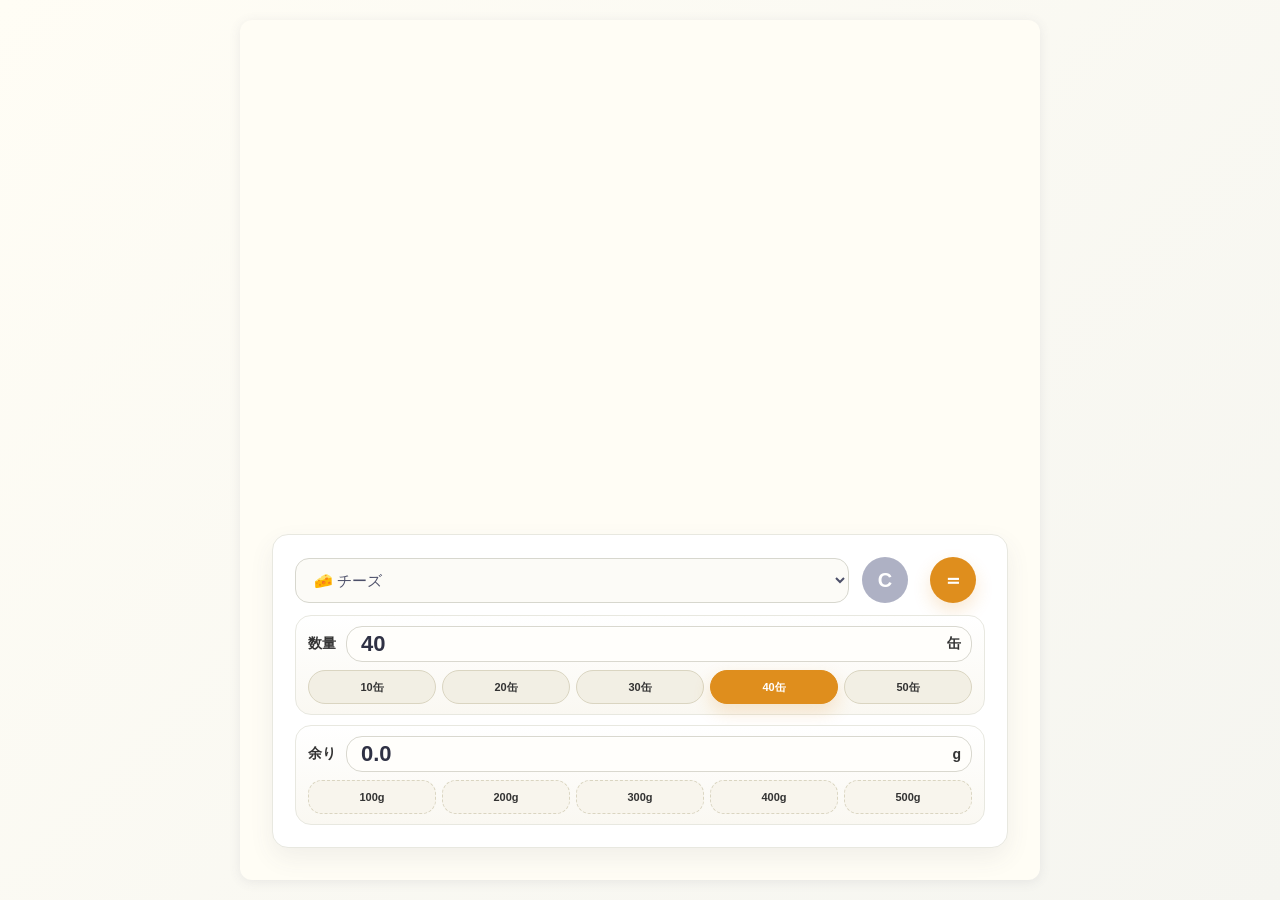
<file: index.html>
<!DOCTYPE html>
<html>
<head>
    <meta charset="UTF-8">
    <meta name="viewport" content="width=device-width, initial-scale=1.0">
    <title>mado-calc</title>
    <link rel="stylesheet" type="text/css" href="style.css">
</head>
<body>
    <div class="container">
        <div id="results" class="results-section" style="display:none;">
            <div id="warningMessage" class="warning-message" style="display:none;">
                注意：余り生地が多すぎるようです
            </div>

            <div id="materialsSection" class="result-group">
                <div class="materials-table">
                    <div id="materialsDetail"></div>
                    <div id="totalMaterials" class="materials-total"></div>
                </div>
            </div>
        </div>

        <div class="input-section">
            <div class="toolbar">
                <label class="sr-only" for="flavor">フレーバー</label>
                <select id="flavor">
                    <option value="cheese" selected>チーズ</option>
                    <option value="onion">玉ねぎ</option>
                    <option value="maitake">舞茸</option>
                    <option value="sansho">山椒</option>
                    <option value="miso">味噌</option>
                </select>
                <button onclick="clearInputs()" class="clear-button toolbar-button">C</button>
                <button onclick="calculate()" class="toolbar-button">＝</button>
            </div>

            <div class="input-panel">
                <div class="field-block">
                    <div class="field-row">
                        <label for="cans">数量</label>
                        <div class="input-shell">
                            <input type="number" id="cans" min="1" value="40">
                            <span class="unit">缶</span>
                        </div>
                    </div>
                    <div class="preset-buttons cans-presets">
                        <button type="button" onclick="setCans(10); return false;" class="preset-btn" data-target="cans" data-value="10">10缶</button>
                        <button type="button" onclick="setCans(20); return false;" class="preset-btn" data-target="cans" data-value="20">20缶</button>
                        <button type="button" onclick="setCans(30); return false;" class="preset-btn" data-target="cans" data-value="30">30缶</button>
                        <button type="button" onclick="setCans(40); return false;" class="preset-btn" data-target="cans" data-value="40">40缶</button>
                        <button type="button" onclick="setCans(50); return false;" class="preset-btn" data-target="cans" data-value="50">50缶</button>
                    </div>
                </div>

                <div class="field-block">
                    <div class="field-row">
                        <label for="remainingDough">余り</label>
                        <div class="input-shell">
                            <input type="number" id="remainingDough" value="0.0">
                            <span class="unit">g</span>
                        </div>
                    </div>
                    <div class="preset-buttons dough-presets">
                        <button type="button" onclick="setRemainingDough(100); return false;" class="preset-btn" data-target="remainingDough" data-value="100.0">100g</button>
                        <button type="button" onclick="setRemainingDough(200); return false;" class="preset-btn" data-target="remainingDough" data-value="200.0">200g</button>
                        <button type="button" onclick="setRemainingDough(300); return false;" class="preset-btn" data-target="remainingDough" data-value="300.0">300g</button>
                        <button type="button" onclick="setRemainingDough(400); return false;" class="preset-btn" data-target="remainingDough" data-value="400.0">400g</button>
                        <button type="button" onclick="setRemainingDough(500); return false;" class="preset-btn" data-target="remainingDough" data-value="500.0">500g</button>
                    </div>
                </div>
            </div>
        </div>
    </div>

    <script src="script.js"></script>
</body>
</html>
</file>
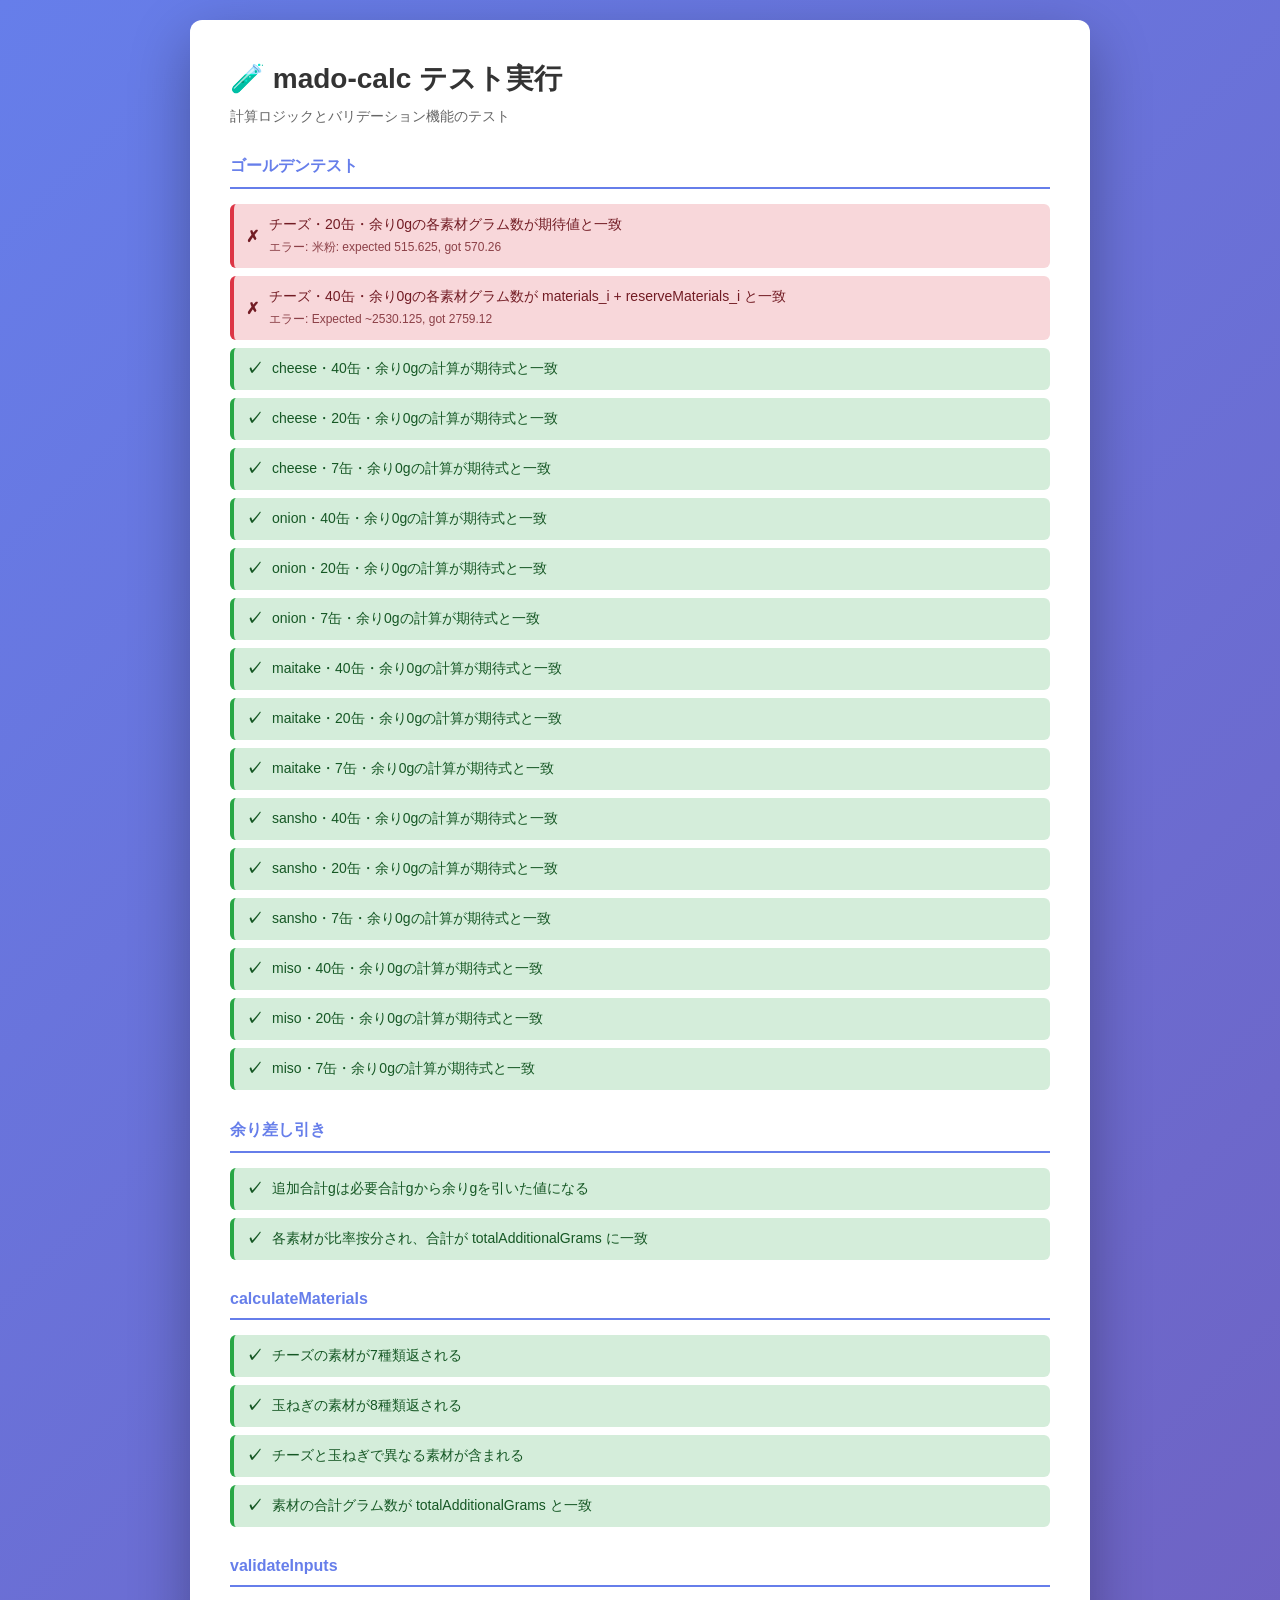
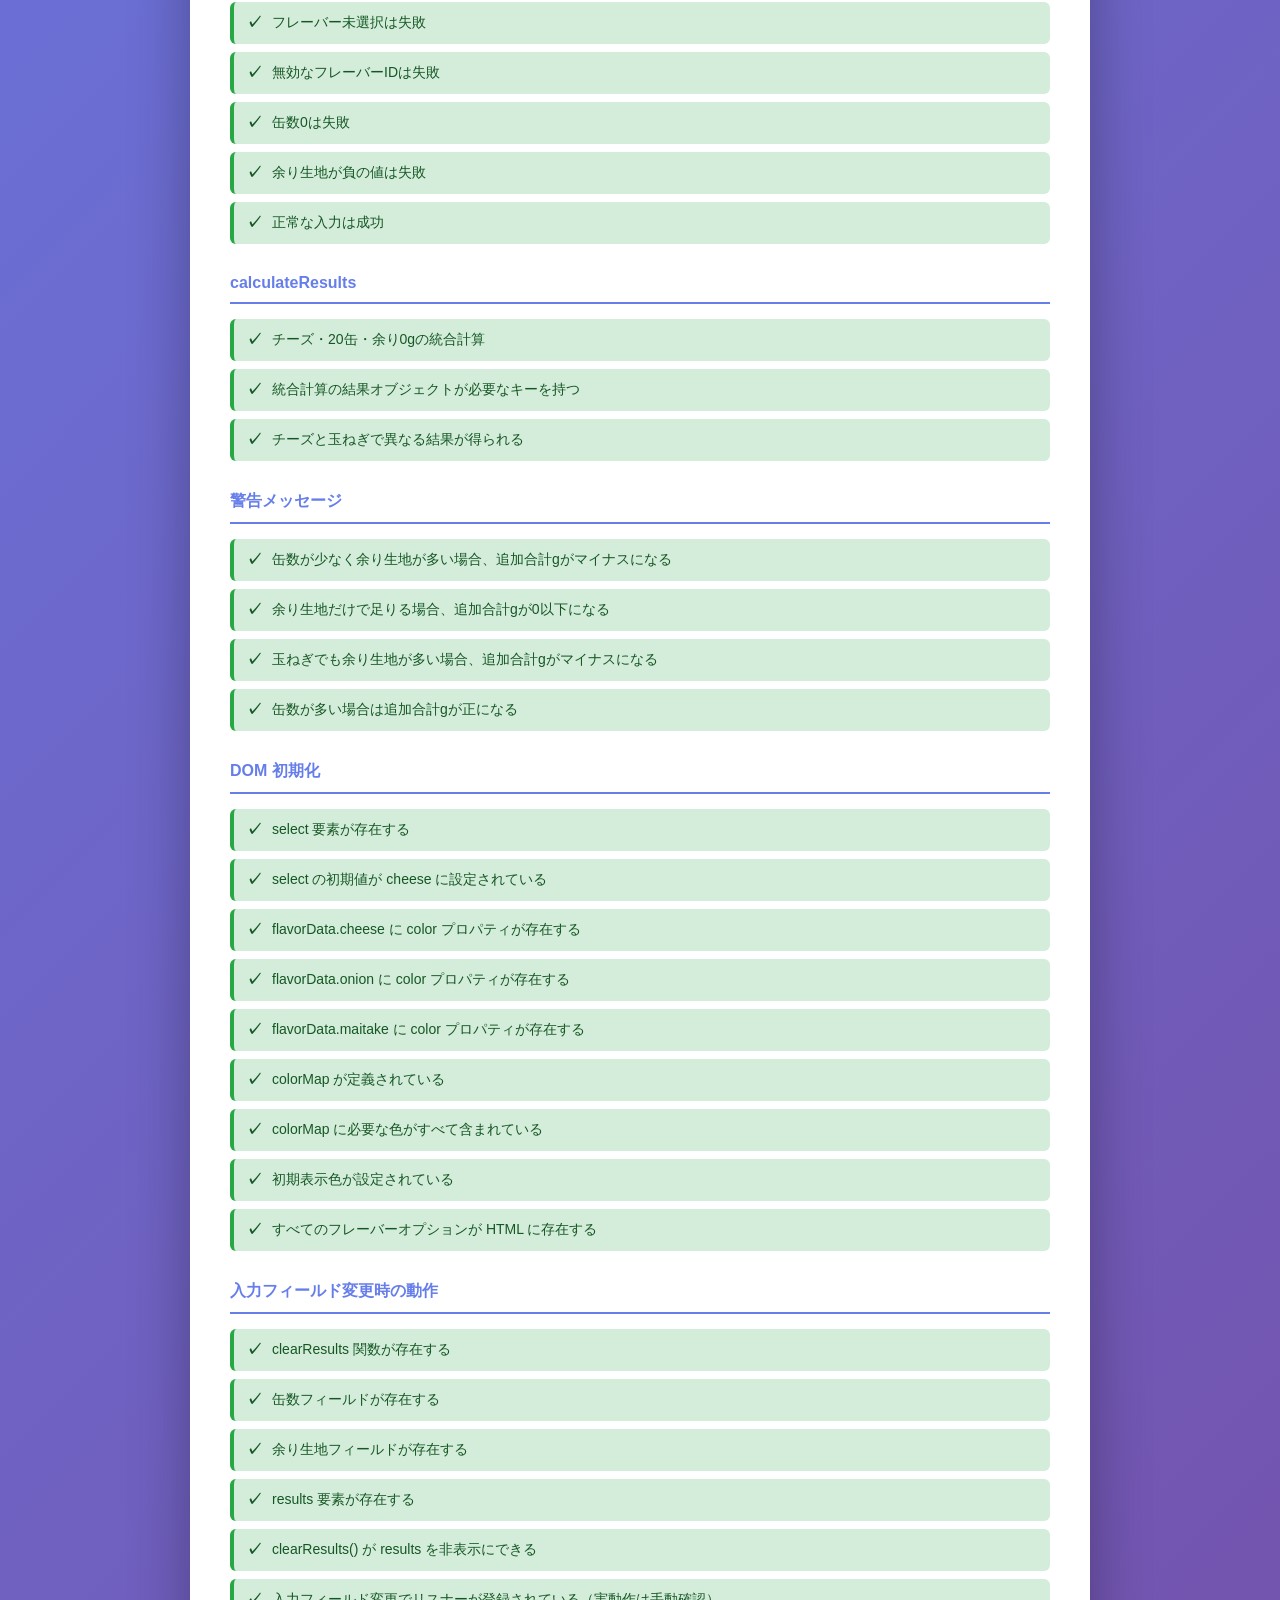
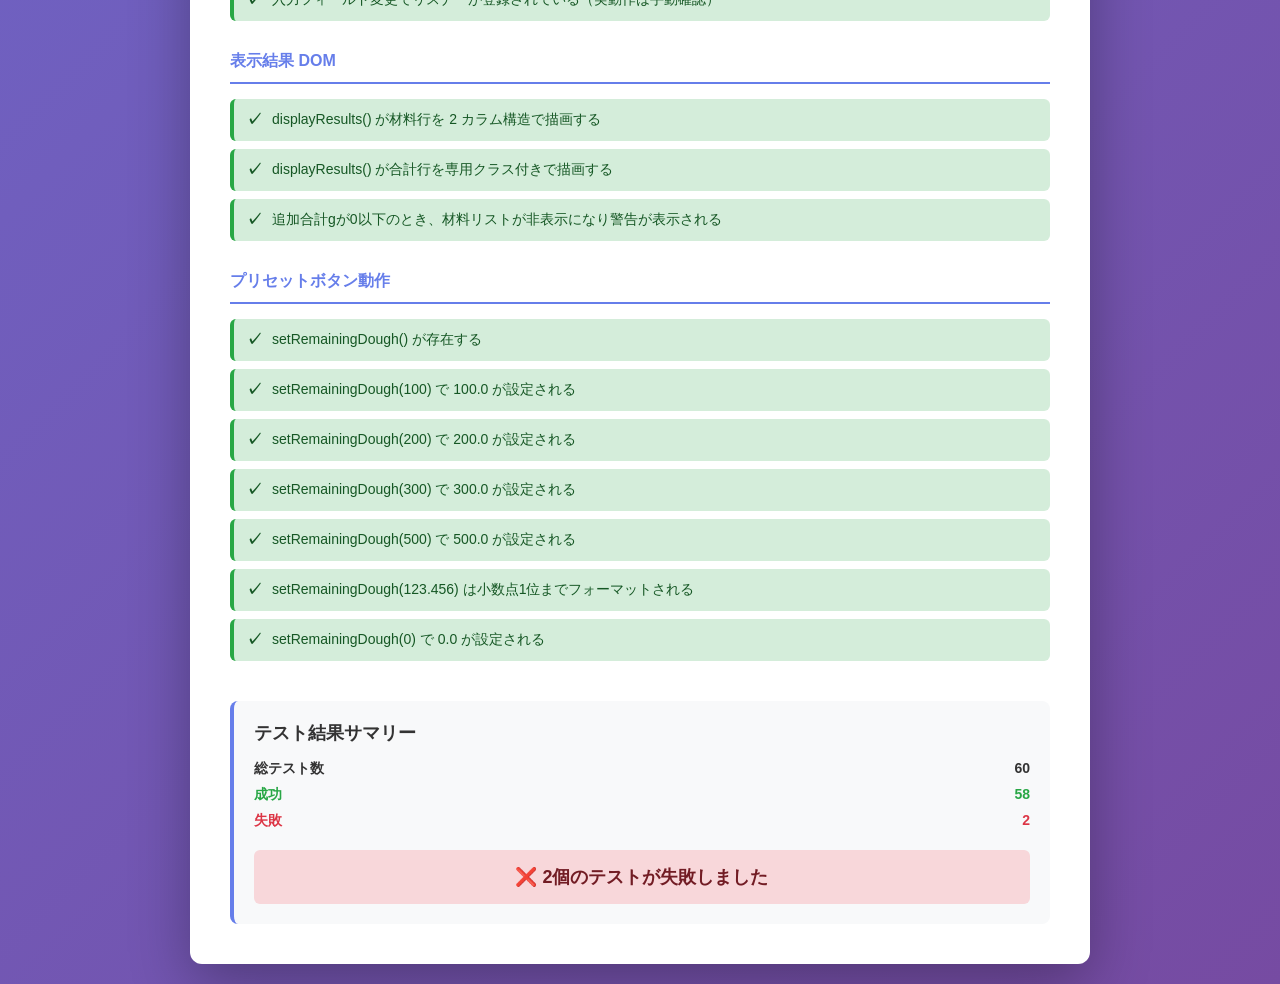
<file: test.html>
<!DOCTYPE html>
<html lang="ja">
<head>
    <meta charset="UTF-8">
    <meta name="viewport" content="width=device-width, initial-scale=1.0">
    <title>mado-calc テスト実行</title>
    <style>
        * {
            margin: 0;
            padding: 0;
            box-sizing: border-box;
        }

        body {
            font-family: 'Segoe UI', Tahoma, Geneva, Verdana, sans-serif;
            background: linear-gradient(135deg, #667eea 0%, #764ba2 100%);
            min-height: 100vh;
            padding: 20px;
        }

        .container {
            max-width: 900px;
            margin: 0 auto;
            background: white;
            border-radius: 12px;
            padding: 40px;
            box-shadow: 0 20px 60px rgba(0, 0, 0, 0.3);
        }

        h1 {
            color: #333;
            margin-bottom: 10px;
            font-size: 28px;
        }

        .subtitle {
            color: #666;
            margin-bottom: 30px;
            font-size: 14px;
        }

        .test-results {
            margin-top: 30px;
        }

        .test-group {
            margin-bottom: 30px;
        }

        .group-title {
            font-size: 16px;
            font-weight: bold;
            color: #667eea;
            margin-bottom: 15px;
            padding-bottom: 10px;
            border-bottom: 2px solid #667eea;
        }

        .test-item {
            padding: 12px;
            margin-bottom: 8px;
            border-radius: 6px;
            font-size: 14px;
            display: flex;
            align-items: center;
            gap: 10px;
        }

        .test-item.pass {
            background: #d4edda;
            color: #155724;
            border-left: 4px solid #28a745;
        }

        .test-item.fail {
            background: #f8d7da;
            color: #721c24;
            border-left: 4px solid #dc3545;
        }

        .test-icon {
            font-weight: bold;
            font-size: 16px;
        }

        .summary {
            margin-top: 40px;
            padding: 20px;
            background: #f8f9fa;
            border-radius: 8px;
            border-left: 4px solid #667eea;
        }

        .summary-title {
            font-size: 18px;
            font-weight: bold;
            color: #333;
            margin-bottom: 15px;
        }

        .summary-stat {
            display: flex;
            justify-content: space-between;
            margin-bottom: 8px;
            font-size: 14px;
        }

        .summary-stat.total {
            font-weight: bold;
            color: #333;
        }

        .summary-stat.pass {
            color: #28a745;
            font-weight: bold;
        }

        .summary-stat.fail {
            color: #dc3545;
            font-weight: bold;
        }

        .final-message {
            text-align: center;
            font-size: 18px;
            font-weight: bold;
            margin-top: 20px;
            padding: 15px;
            border-radius: 6px;
        }

        .final-message.success {
            background: #d4edda;
            color: #155724;
        }

        .final-message.failure {
            background: #f8d7da;
            color: #721c24;
        }

        .error-message {
            margin-top: 5px;
            font-size: 12px;
            opacity: 0.8;
        }
    </style>
</head>
<body>
    <div class="container">
        <h1>🧪 mado-calc テスト実行</h1>
        <p class="subtitle">計算ロジックとバリデーション機能のテスト</p>

        <div id="test-output" class="test-results">
            <p style="color: #666;">テスト実行中...</p>
        </div>
    </div>

    <!-- テスト用の隠し要素（DOM 初期化テストで使用） -->
    <div id="hidden-forms" style="display: none;">
        <select id="flavor">
            <option value="cheese" selected>チーズ</option>
            <option value="onion">玉ねぎ</option>
            <option value="maitake">舞茸</option>
        </select>
        <input type="number" id="cans" value="20">
        <input type="number" id="remainingDough" value="0.0">
        <div id="results" style="display: none;">
            <div id="warningMessage" style="display: none;"></div>
            <div id="materialsSection">
                <div id="materialsDetail"></div>
                <div id="totalMaterials"></div>
            </div>
        </div>
    </div>

    <script src="script.js"></script>
    <script>
        // テストフレームワーク（ブラウザ版）
        let testCount = 0;
        let passCount = 0;
        let failCount = 0;
        const testResults = {};

        function test(groupName, description, fn) {
            testCount++;
            if (!testResults[groupName]) {
                testResults[groupName] = [];
            }

            try {
                fn();
                passCount++;
                testResults[groupName].push({ description, passed: true });
            } catch (error) {
                failCount++;
                testResults[groupName].push({
                    description,
                    passed: false,
                    error: error.message
                });
            }
        }

        function assert(condition, message) {
            if (!condition) {
                throw new Error(message || 'Assertion failed');
            }
        }

        function assertStrictEqual(actual, expected) {
            if (actual !== expected) {
                throw new Error(`Expected ${expected}, got ${actual}`);
            }
        }

        function closeToNumber(actual, expected, tolerance = 1e-6) {
            return Math.abs(actual - expected) < tolerance;
        }

        function assertClose(actual, expected, message) {
            if (!closeToNumber(actual, expected)) {
                throw new Error(message || `Expected ~${expected}, got ${actual}`);
            }
        }

        // 期待される必要グラム数（materials_i × cans/baseCans + reserveMaterials_i）を算出するヘルパー
        function expectedRequiredGrams(flavorId, cans) {
            const flavor = flavorData[flavorId];
            const requiredGrams = {};
            let requiredTotalGrams = 0;
            for (const [materialName, baseGrams] of Object.entries(flavor.materials)) {
                const reserveGrams = flavor.reserveMaterials[materialName] || 0;
                const grams = (baseGrams * cans) / flavor.baseCans + reserveGrams;
                requiredGrams[materialName] = grams;
                requiredTotalGrams += grams;
            }
            return { requiredGrams, requiredTotalGrams };
        }

        // ========== テストの実行 ==========

        // グループ: ゴールデンテスト（移行等価性・余り0）
        test('ゴールデンテスト', 'チーズ・20缶・余り0gの各素材グラム数が期待値と一致', () => {
            const result = calculateResults('cheese', 20, 0);
            const expected = {
                '米粉': 515.625,
                '砂糖（白）': 191.625,
                '太白ごま油': 203.125,
                '卵': 130.25,
                '片栗粉': 95.875,
                '塩': 19.125,
                'カシューチーズ': 250
            };
            for (const [materialName, expectedGrams] of Object.entries(expected)) {
                assertClose(result.materialsGrams[materialName], expectedGrams,
                    `${materialName}: expected ${expectedGrams}, got ${result.materialsGrams[materialName]}`);
            }
            assertClose(result.totalAdditionalGrams, 1405.625);
        });

        test('ゴールデンテスト', 'チーズ・40缶・余り0gの各素材グラム数が materials_i + reserveMaterials_i と一致', () => {
            const result = calculateResults('cheese', 40, 0);
            const flavor = flavorData.cheese;
            for (const [materialName, baseGrams] of Object.entries(flavor.materials)) {
                const expectedGrams = baseGrams + flavor.reserveMaterials[materialName];
                assertClose(result.materialsGrams[materialName], expectedGrams,
                    `${materialName}: expected ${expectedGrams}, got ${result.materialsGrams[materialName]}`);
            }
            assertClose(result.totalAdditionalGrams, 2530.125);
        });

        ['cheese', 'onion', 'maitake', 'sansho', 'miso'].forEach((flavorId) => {
            [40, 20, 7].forEach((cans) => {
                test('ゴールデンテスト', `${flavorId}・${cans}缶・余り0gの計算が期待式と一致`, () => {
                    const result = calculateResults(flavorId, cans, 0);
                    const { requiredGrams, requiredTotalGrams } = expectedRequiredGrams(flavorId, cans);
                    for (const [materialName, expectedGrams] of Object.entries(requiredGrams)) {
                        assertClose(result.materialsGrams[materialName], expectedGrams,
                            `${flavorId}/${cans}缶/${materialName}: expected ${expectedGrams}, got ${result.materialsGrams[materialName]}`);
                    }
                    assertClose(result.totalAdditionalGrams, requiredTotalGrams);
                });
            });
        });

        // グループ: 余り差し引き（比率按分）
        test('余り差し引き', '追加合計gは必要合計gから余りgを引いた値になる', () => {
            const { requiredTotalGrams } = expectedRequiredGrams('cheese', 20);
            const remainingGrams = 100;
            const result = calculateResults('cheese', 20, remainingGrams);
            assertClose(result.totalAdditionalGrams, requiredTotalGrams - remainingGrams);
        });

        test('余り差し引き', '各素材が比率按分され、合計が totalAdditionalGrams に一致', () => {
            const result = calculateResults('onion', 15, 200);
            const { requiredGrams, requiredTotalGrams } = expectedRequiredGrams('onion', 15);
            for (const [materialName, grams] of Object.entries(requiredGrams)) {
                const expectedGrams = result.totalAdditionalGrams * (grams / requiredTotalGrams);
                assertClose(result.materialsGrams[materialName], expectedGrams);
            }
            const sum = Object.values(result.materialsGrams).reduce((s, g) => s + g, 0);
            assertClose(sum, result.totalAdditionalGrams);
        });

        // グループ: calculateMaterials
        test('calculateMaterials', 'チーズの素材が7種類返される', () => {
            const { materialsGrams } = calculateMaterials('cheese', 20, 0);
            assertStrictEqual(Object.keys(materialsGrams).length, 7);
        });

        test('calculateMaterials', '玉ねぎの素材が8種類返される', () => {
            const { materialsGrams } = calculateMaterials('onion', 20, 0);
            assertStrictEqual(Object.keys(materialsGrams).length, 8);
        });

        test('calculateMaterials', 'チーズと玉ねぎで異なる素材が含まれる', () => {
            const { materialsGrams: cheeseMaterials } = calculateMaterials('cheese', 20, 0);
            const { materialsGrams: onionMaterials } = calculateMaterials('onion', 20, 0);
            assert(cheeseMaterials['カシューチーズ'] > 0);
            assert(!onionMaterials['カシューチーズ']);
            assert(onionMaterials['玉ねぎパウダー'] > 0);
            assert(!cheeseMaterials['玉ねぎパウダー']);
        });

        test('calculateMaterials', '素材の合計グラム数が totalAdditionalGrams と一致', () => {
            const { materialsGrams, totalAdditionalGrams } = calculateMaterials('cheese', 20, 0);
            const sum = Object.values(materialsGrams).reduce((s, g) => s + g, 0);
            assertClose(sum, totalAdditionalGrams);
        });

        // グループ: validateInputs
        test('validateInputs', 'フレーバー未選択は失敗', () => {
            const result = validateInputs('', 20, 0);
            assertStrictEqual(result.valid, false);
        });

        test('validateInputs', '無効なフレーバーIDは失敗', () => {
            const result = validateInputs('unknown', 20, 0);
            assertStrictEqual(result.valid, false);
        });

        test('validateInputs', '缶数0は失敗', () => {
            const result = validateInputs('cheese', 0, 0);
            assertStrictEqual(result.valid, false);
        });

        test('validateInputs', '余り生地が負の値は失敗', () => {
            const result = validateInputs('cheese', 20, -10);
            assertStrictEqual(result.valid, false);
        });

        test('validateInputs', '正常な入力は成功', () => {
            const result = validateInputs('cheese', 20, 100);
            assertStrictEqual(result.valid, true);
        });

        // グループ: calculateResults
        test('calculateResults', 'チーズ・20缶・余り0gの統合計算', () => {
            const result = calculateResults('cheese', 20, 0);
            assertStrictEqual(result.flavorId, 'cheese');
            assertStrictEqual(result.flavorName, '🧀 チーズ');
            assertStrictEqual(result.cans, 20);
        });

        test('calculateResults', '統合計算の結果オブジェクトが必要なキーを持つ', () => {
            const result = calculateResults('cheese', 20, 0);
            const requiredKeys = ['flavorId', 'flavorName', 'cans', 'remainingGrams',
                                 'requiredTotalGrams', 'totalAdditionalGrams', 'materialsGrams'];
            requiredKeys.forEach(key => {
                assert(key in result, `Missing key: ${key}`);
            });
        });

        test('calculateResults', 'チーズと玉ねぎで異なる結果が得られる', () => {
            const cheesResult = calculateResults('cheese', 20, 100);
            const onionResult = calculateResults('onion', 20, 100);
            assert(cheesResult.totalAdditionalGrams !== onionResult.totalAdditionalGrams,
                   'Total grams should differ');
        });

        // グループ: 警告メッセージケース
        test('警告メッセージ', '缶数が少なく余り生地が多い場合、追加合計gがマイナスになる', () => {
            const result = calculateResults('cheese', 1, 1000);
            assert(result.totalAdditionalGrams <= 0,
                   `totalAdditionalGrams should be <= 0, got ${result.totalAdditionalGrams}`);
        });

        test('警告メッセージ', '余り生地だけで足りる場合、追加合計gが0以下になる', () => {
            const { requiredTotalGrams } = expectedRequiredGrams('cheese', 1);
            const result = calculateResults('cheese', 1, requiredTotalGrams + 10);
            assert(result.totalAdditionalGrams <= 0,
                   '余り生地が十分にあれば、追加合計gは0以下になる');
        });

        test('警告メッセージ', '玉ねぎでも余り生地が多い場合、追加合計gがマイナスになる', () => {
            const result = calculateResults('onion', 1, 1000);
            assert(result.totalAdditionalGrams <= 0,
                   'Onion should also have negative totalAdditionalGrams with large remaining dough');
        });

        test('警告メッセージ', '缶数が多い場合は追加合計gが正になる', () => {
            // 缶数を多くすれば、余り生地の影響を上回る
            const result = calculateResults('cheese', 50, 100);
            assert(result.totalAdditionalGrams > 0,
                   '缶数が多いと追加合計gは常に正になる');
        });

        // グループ: DOM 初期化（Safari 対応）
        test('DOM 初期化', 'select 要素が存在する', () => {
            const flavorSelect = document.getElementById('flavor');
            assert(flavorSelect, 'select 要素が見つかりません');
        });

        test('DOM 初期化', 'select の初期値が cheese に設定されている', () => {
            const flavorSelect = document.getElementById('flavor');
            assertStrictEqual(flavorSelect.value, 'cheese', 'デフォルト値は cheese であるべき');
        });

        test('DOM 初期化', 'flavorData.cheese に color プロパティが存在する', () => {
            assert(flavorData.cheese.color, 'cheese に color プロパティがありません');
            assertStrictEqual(flavorData.cheese.color, 'yellow');
        });

        test('DOM 初期化', 'flavorData.onion に color プロパティが存在する', () => {
            assert(flavorData.onion.color, 'onion に color プロパティがありません');
            assertStrictEqual(flavorData.onion.color, 'orange');
        });

        test('DOM 初期化', 'flavorData.maitake に color プロパティが存在する', () => {
            assert(flavorData.maitake, 'maitake フレーバーが見つかりません');
            assert(flavorData.maitake.color, 'maitake に color プロパティがありません');
            assertStrictEqual(flavorData.maitake.color, 'gray');
        });

        test('DOM 初期化', 'colorMap が定義されている', () => {
            assert(typeof colorMap !== 'undefined', 'colorMap が定義されていません');
            assert(typeof colorMap === 'object', 'colorMap はオブジェクトであるべき');
        });

        test('DOM 初期化', 'colorMap に必要な色がすべて含まれている', () => {
            assert(colorMap.yellow, 'colorMap に yellow がありません');
            assert(colorMap.brown, 'colorMap に brown がありません');
            assert(colorMap.gray, 'colorMap に gray がありません');
            assertStrictEqual(colorMap.yellow, '#df8e1d');
            assertStrictEqual(colorMap.brown, '#d65d0b');
            assertStrictEqual(colorMap.gray, '#6c7086');
        });

        test('DOM 初期化', '初期表示色が設定されている', () => {
            // CSS 変数は <html> 要素に直接設定されるため、確認が困難な場合がある
            // 代わりに、onFlavorChange が正しく実装されていることを確認
            assert(typeof onFlavorChange === 'function', 'onFlavorChange 関数が定義されていません');
            // colorMap が存在し、cheese フレーバーの色が取得可能か確認
            const cheeseColor = colorMap[flavorData.cheese.color];
            assert(cheeseColor === '#df8e1d', `Cheese color should be #df8e1d, got ${cheeseColor}`);
        });

        test('DOM 初期化', 'すべてのフレーバーオプションが HTML に存在する', () => {
            const flavorSelect = document.getElementById('flavor');
            const optionValues = Array.from(flavorSelect.options).map(opt => opt.value);
            assert(optionValues.includes('cheese'), 'cheese オプションがありません');
            assert(optionValues.includes('onion'), 'onion オプションがありません');
            assert(optionValues.includes('maitake'), 'maitake オプションがありません');
        });

        // グループ: 入力フィールド変更時の動作
        test('入力フィールド変更時の動作', 'clearResults 関数が存在する', () => {
            assert(typeof clearResults === 'function', 'clearResults 関数が定義されていません');
        });

        test('入力フィールド変更時の動作', '缶数フィールドが存在する', () => {
            const cansInput = document.getElementById('cans');
            assert(cansInput, 'cans 入力フィールドが見つかりません');
        });

        test('入力フィールド変更時の動作', '余り生地フィールドが存在する', () => {
            const remainingInput = document.getElementById('remainingDough');
            assert(remainingInput, 'remainingDough 入力フィールドが見つかりません');
        });

        test('入力フィールド変更時の動作', 'results 要素が存在する', () => {
            const results = document.getElementById('results');
            assert(results, 'results 要素が見つかりません');
        });

        test('入力フィールド変更時の動作', 'clearResults() が results を非表示にできる', () => {
            // results を一度表示させる
            const results = document.getElementById('results');
            results.style.display = 'block';
            assert(results.style.display === 'block', 'results を表示できませんでした');

            // clearResults() を直接呼び出す
            clearResults();

            // results が非表示になっているか確認
            assert(results.style.display === 'none',
                   `results は非表示であるべき、got: ${results.style.display}`);
        });

        test('入力フィールド変更時の動作', '入力フィールド変更でリスナーが登録されている（実動作は手動確認）', () => {
            // リスナー登録の確認：clearResults 関数が存在することを確認
            assert(typeof clearResults === 'function', 'clearResults 関数が定義されていません');

            // 実際の input/change イベント動作は、ブラウザで手動確認が必要
            // (test.html の dispatchEvent では実際の input イベントと異なる動作をするため)
            assert(true, 'input/change リスナーが登録されています（手動確認推奨）');
        });

        // グループ: 表示結果 DOM
        test('表示結果 DOM', 'displayResults() が材料行を 2 カラム構造で描画する', () => {
            const result = calculateResults('cheese', 20, 0);
            displayResults(result);

            const rows = document.querySelectorAll('#materialsDetail .materials-row');
            assertStrictEqual(rows.length, Object.keys(result.materialsGrams).length);

            const firstRow = rows[0];
            assert(firstRow.querySelector('.materials-name'), '材料名要素がありません');
            assert(firstRow.querySelector('.materials-value'), '数量要素がありません');
            assert(firstRow.querySelector('.materials-amount'), '数量の強調要素がありません');
            assert(firstRow.querySelector('.materials-unit'), '単位要素がありません');
            assertStrictEqual(firstRow.querySelector('.materials-unit').textContent, 'g');
        });

        test('表示結果 DOM', 'displayResults() が合計行を専用クラス付きで描画する', () => {
            const result = calculateResults('cheese', 20, 0);
            displayResults(result);

            const totalRow = document.querySelector('#totalMaterials .materials-row-total');
            assert(totalRow, '合計行が描画されていません');
            assertStrictEqual(totalRow.querySelector('.materials-name').textContent, '合計');
            assertStrictEqual(totalRow.querySelector('.materials-unit').textContent, 'g');
        });

        test('表示結果 DOM', '追加合計gが0以下のとき、材料リストが非表示になり警告が表示される', () => {
            const result = calculateResults('cheese', 1, 1000);
            displayResults(result);

            const materialsSection = document.getElementById('materialsSection');
            const warningMessage = document.getElementById('warningMessage');
            assertStrictEqual(materialsSection.style.display, 'none');
            assertStrictEqual(warningMessage.style.display, 'block');
        });

        // グループ: プリセットボタン動作
        test('プリセットボタン動作', 'setRemainingDough() が存在する', () => {
            assert(typeof setRemainingDough === 'function', 'setRemainingDough 関数が定義されていません');
        });

        test('プリセットボタン動作', 'setRemainingDough(100) で 100.0 が設定される', () => {
            const remainingInput = document.getElementById('remainingDough');
            setRemainingDough(100);
            assertStrictEqual(remainingInput.value, '100.0');
        });

        test('プリセットボタン動作', 'setRemainingDough(200) で 200.0 が設定される', () => {
            const remainingInput = document.getElementById('remainingDough');
            setRemainingDough(200);
            assertStrictEqual(remainingInput.value, '200.0');
        });

        test('プリセットボタン動作', 'setRemainingDough(300) で 300.0 が設定される', () => {
            const remainingInput = document.getElementById('remainingDough');
            setRemainingDough(300);
            assertStrictEqual(remainingInput.value, '300.0');
        });

        test('プリセットボタン動作', 'setRemainingDough(500) で 500.0 が設定される', () => {
            const remainingInput = document.getElementById('remainingDough');
            setRemainingDough(500);
            assertStrictEqual(remainingInput.value, '500.0');
        });

        test('プリセットボタン動作', 'setRemainingDough(123.456) は小数点1位までフォーマットされる', () => {
            const remainingInput = document.getElementById('remainingDough');
            setRemainingDough(123.456);
            assertStrictEqual(remainingInput.value, '123.5');
        });

        test('プリセットボタン動作', 'setRemainingDough(0) で 0.0 が設定される', () => {
            const remainingInput = document.getElementById('remainingDough');
            setRemainingDough(0);
            assertStrictEqual(remainingInput.value, '0.0');
        });

        // ========== テスト結果の表示 ==========
        function renderResults() {
            const output = document.getElementById('test-output');
            let html = '';

            // グループごとにテスト結果を表示
            for (const [groupName, results] of Object.entries(testResults)) {
                html += `<div class="test-group">`;
                html += `<div class="group-title">${groupName}</div>`;

                for (const result of results) {
                    const className = result.passed ? 'pass' : 'fail';
                    const icon = result.passed ? '✓' : '✗';
                    html += `<div class="test-item ${className}">`;
                    html += `<span class="test-icon">${icon}</span>`;
                    html += `<span>${result.description}`;
                    if (result.error) {
                        html += `<div class="error-message">エラー: ${result.error}</div>`;
                    }
                    html += `</span></div>`;
                }

                html += `</div>`;
            }

            // サマリー
            const successClass = failCount === 0 ? 'success' : 'failure';
            const message = failCount === 0 ? '🎉 全テストが成功しました！' : `❌ ${failCount}個のテストが失敗しました`;

            html += `
                <div class="summary">
                    <div class="summary-title">テスト結果サマリー</div>
                    <div class="summary-stat total">
                        <span>総テスト数</span>
                        <span>${testCount}</span>
                    </div>
                    <div class="summary-stat pass">
                        <span>成功</span>
                        <span>${passCount}</span>
                    </div>
                    <div class="summary-stat fail">
                        <span>失敗</span>
                        <span>${failCount}</span>
                    </div>
                    <div class="final-message ${successClass}">${message}</div>
                </div>
            `;

            output.innerHTML = html;
        }

        // テスト実行と結果表示
        window.addEventListener('load', renderResults);
    </script>
</body>
</html>
</file>
<file: style.css>
* {
    margin: 0;
    padding: 0;
    box-sizing: border-box;
}

:root {
    --accent-color: #df8e1d;
    --row-accent-color: #df8e1d;
    --catppuccin-base: #fffdf5;
    --catppuccin-surface0: #f5f5f0;
    --catppuccin-surface1: #e8e8e0;
    --catppuccin-text: #4c4f69;
}

body {
    font-family: -apple-system, BlinkMacSystemFont, 'Segoe UI', 'Helvetica Neue', sans-serif;
    font-size: 16px;
    color: var(--catppuccin-text);
    background: linear-gradient(135deg, var(--catppuccin-base) 0%, var(--catppuccin-surface0) 100%);
    padding: 20px;
    min-height: 100dvh;
}

.container {
    max-width: 800px;
    margin: 0 auto;
    background-color: var(--catppuccin-base);
    border-radius: 12px;
    padding: 20px;
    box-shadow: 0 2px 12px rgba(76, 79, 105, 0.1);
    /* 高さを画面に固定し、カードが大きくてもページ全体は伸ばさない
       （溢れは .results-section 内のスクロールに閉じ込める） */
    height: calc(100dvh - 40px);
    display: grid;
    grid-template-rows: minmax(0, 1fr) auto;
    gap: 16px;
}

@media (min-width: 640px) {
    .container {
        padding: 32px;
    }
}

h1 {
    font-size: 32px;
    margin-bottom: 28px;
    text-align: center;
    color: #222;
}

h2 {
    font-size: 24px;
    margin-bottom: 20px;
    color: var(--catppuccin-text);
    border-bottom: 2px solid var(--accent-color);
    padding-bottom: 10px;
}

h3 {
    font-size: 16px;
    margin-bottom: 10px;
    color: var(--catppuccin-text);
}

.sr-only {
    position: absolute;
    width: 1px;
    height: 1px;
    padding: 0;
    margin: -1px;
    overflow: hidden;
    clip: rect(0, 0, 0, 0);
    white-space: nowrap;
    border: 0;
}

/* 入力セクション */
.input-section {
    background-color: white;
    padding: 14px;
    border-radius: 16px;
    border: 1px solid var(--catppuccin-surface1);
    box-shadow: 0 10px 24px rgba(76, 79, 105, 0.08);
    align-self: end;
    /* 結果カード（1行目）が display:none でも繰り上がらないよう2行目に固定 */
    grid-row: 2;
    /* スライド中の結果カードを背面に通す */
    position: relative;
    z-index: 1;
}

@media (min-width: 640px) {
    .input-section {
        padding: 22px;
    }
}

.toolbar {
    display: grid;
    grid-template-columns: minmax(0, 1fr) 52px 64px;
    gap: 10px;
    align-items: center;
    margin-bottom: 12px;
}

#flavor {
    width: 100%;
    min-width: 0;
    margin-bottom: 0;
    padding-right: 36px;
    background-color: #fcfbf7;
}

.toolbar-button {
    width: 46px;
    height: 46px;
    min-height: 46px;
    padding: 0;
    border-radius: 50%;
    justify-self: center;
    font-size: 20px;
    line-height: 1;
    color: white;
    box-shadow: 0 8px 18px rgba(223, 142, 29, 0.2);
}

.toolbar .clear-button {
    background-color: #aeb1c4;
    color: white;
    box-shadow: none;
}

.input-panel {
    display: grid;
    gap: 10px;
}

label {
    font-weight: 600;
    color: #333;
    font-size: 14px;
    white-space: nowrap;
}

.field-block {
    padding: 10px 12px;
    background: linear-gradient(180deg, #ffffff 0%, #faf8f2 100%);
    border: 1px solid var(--catppuccin-surface1);
    border-radius: 16px;
}

.field-row {
    display: grid;
    grid-template-columns: auto minmax(0, 1fr);
    align-items: center;
    gap: 10px;
}

.unit {
    font-weight: 600;
    color: #333;
    font-size: 14px;
    white-space: nowrap;
}

select,
input[type="number"] {
    padding: 12px 14px;
    font-size: 15px;
    border: 1px solid #d7d7ce;
    border-radius: 14px;
    font-family: inherit;
    background-color: white;
    color: var(--catppuccin-text);
}

select {
    width: 100%;
}

.input-shell {
    display: grid;
    grid-template-columns: minmax(0, 1fr) auto;
    align-items: center;
    gap: 8px;
    padding: 4px 10px 4px 14px;
    background-color: #fffefb;
    border: 1px solid #d9d8cf;
    border-radius: 16px;
    box-shadow: inset 0 1px 0 rgba(255, 255, 255, 0.8);
}

.input-shell input[type="number"] {
    width: 100%;
    min-width: 0;
    padding: 0;
    font-size: 22px;
    font-weight: 700;
    border: none;
    border-radius: 0;
    background: transparent;
    color: #2f3144;
}

.input-shell input[type="number"]:focus {
    box-shadow: none;
}

select:focus,
input[type="number"]:focus {
    outline: none;
    border-color: var(--accent-color);
    box-shadow: 0 0 0 3px rgba(223, 142, 29, 0.15);
}

.preset-buttons {
    display: grid;
    grid-template-columns: repeat(5, minmax(0, 1fr));
    gap: 6px;
    margin-top: 8px;
}

.preset-btn {
    width: 100%;
    min-width: 0;
    min-height: 34px;
    padding: 0 4px;
    font-size: 11px;
    font-weight: 600;
    background-color: #f2efe4;
    color: #333;
    border: 1px solid #dad5c1;
    border-radius: 999px;
    cursor: pointer;
    transition: all 0.2s ease;
    -webkit-appearance: none;
    -moz-appearance: none;
    appearance: none;
    display: flex;
    align-items: center;
    justify-content: center;
    flex-shrink: 0;
}

.dough-presets .preset-btn {
    border-radius: 14px;
    background-color: #f8f5ed;
    border-style: dashed;
}

.preset-btn:hover {
    background-color: var(--accent-color);
    color: white;
    border-color: var(--accent-color);
}

.preset-btn:active,
.preset-btn:focus {
    outline: none;
    background-color: var(--accent-color);
    color: white;
    border-color: var(--accent-color);
}

.preset-btn:focus-visible {
    box-shadow: 0 0 0 2px rgba(223, 142, 29, 0.3);
}

.preset-btn.is-active {
    background-color: var(--accent-color);
    color: white;
    border-color: var(--accent-color);
    box-shadow: 0 8px 18px rgba(223, 142, 29, 0.2);
}

button {
    padding: 12px;
    font-size: 14px;
    font-weight: 600;
    background-color: var(--accent-color);
    color: #222;
    border: none;
    border-radius: 12px;
    cursor: pointer;
    transition: transform 0.15s ease, opacity 0.2s ease, box-shadow 0.2s ease;
}

button:hover {
    opacity: 0.85;
}

button:active {
    opacity: 0.75;
    transform: translateY(1px);
}

button.clear-button {
    background-color: var(--catppuccin-surface1);
    color: var(--catppuccin-text);
}

button.clear-button:hover {
    background-color: #ddd;
}

/* 結果セクション */
.results-section {
    padding-top: 0;
    min-height: 0;
    overflow-y: auto;
    padding-right: 2px;
    display: flex;
    flex-direction: column;
    transform: translateY(0);
    opacity: 1;
    transform-origin: 50% 100%;
    transition: transform 0.35s cubic-bezier(0.34, 1.56, 0.64, 1),
        opacity 0.15s ease-out, display 0.35s allow-discrete;
    /* 表示時はやや斜めに飛び出し、バウンスしながらまっすぐ着地する
       （傾き方向 --toast-dir は displayResults() が -1〜1 の乱数で設定） */
    animation: toast-pop 0.65s linear;
}

@keyframes toast-pop {
    /* トースターの3段階: 急激に射出 → 空中で一瞬フワッ → 落下して着地
       （バネ的な減衰振動ではなく「出来事」として描く） */
    0% {
        transform: translateY(100%) translateX(0) rotate(0deg);
        opacity: 0;
        animation-timing-function: cubic-bezier(0.15, 0.8, 0.25, 1);
    }
    /* 勢いよく射出（縦に伸びる誇張入り）。飛び出し量は px でキャップして
       背の高いカードでも画面外に出ないようにする */
    18% {
        transform: translateY(max(-12%, -30px))
            translateX(calc(4px * var(--toast-dir, 0.6)))
            rotate(calc(2deg * var(--toast-dir, 0.6)))
            scaleX(0.98) scaleY(1.03);
        opacity: 1;
        animation-timing-function: cubic-bezier(0.25, 0.1, 0.35, 1);
    }
    /* 空中の頂点 */
    30% {
        transform: translateY(max(-16%, -40px))
            translateX(calc(7px * var(--toast-dir, 0.6)))
            rotate(calc(2.8deg * var(--toast-dir, 0.6)))
            scale(1);
        animation-timing-function: cubic-bezier(0.5, 0, 0.8, 0.5);
    }
    /* 落下・着地 */
    48% {
        transform: translateY(3%)
            translateX(calc(-2px * var(--toast-dir, 0.6)))
            rotate(calc(-0.8deg * var(--toast-dir, 0.6)));
        animation-timing-function: ease-out;
    }
    /* 小さく跳ねる */
    62% {
        transform: translateY(-2%)
            translateX(calc(1px * var(--toast-dir, 0.6)))
            rotate(calc(0.4deg * var(--toast-dir, 0.6)));
    }
    /* 再着地 */
    76% {
        transform: translateY(0.7%)
            translateX(calc(-0.4px * var(--toast-dir, 0.6)))
            rotate(calc(-0.15deg * var(--toast-dir, 0.6)));
    }
    100% {
        transform: translateY(0) translateX(0) rotate(0deg);
        opacity: 1;
    }
}

/* 警告と材料リストは排他表示のため、可視の方が下端に寄る */
.results-section > .warning-message,
.results-section > .result-group {
    margin-top: auto;
}

@starting-style {
    .results-section {
        transform: translateY(100%);
        opacity: 0;
    }
}

/* 非表示時はバウンスなしで素早く下へ */
#results[style*="none"] {
    transform: translateY(100%);
    opacity: 0;
    transition: transform 0.15s ease-in, opacity 0.15s ease-in,
        display 0.15s allow-discrete;
}

@media (prefers-reduced-motion: reduce) {
    .results-section,
    #results[style*="none"] {
        transition: none;
        animation: none;
    }
}

.result-group {
    margin-bottom: 20px;
    padding: 16px;
    background-color: var(--catppuccin-surface1);
    border-radius: 8px;
    border-left: 4px solid var(--accent-color);
}

.result-group:last-child {
    margin-bottom: 0;
}

.materials-table {
    display: grid;
    grid-template-columns: max-content minmax(4.6em, max-content);
    justify-content: center;
    column-gap: 10px;
    font-size: clamp(15px, 5.2vw, 21px);
}

#materialsDetail {
    display: grid;
    gap: 0;
    grid-template-columns: subgrid;
    grid-column: 1 / -1;
}

.materials-row {
    display: grid;
    grid-template-columns: subgrid;
    grid-column: 1 / -1;
    align-items: baseline;
    padding: 4px 8px;
    line-height: 1.45;
}

#materialsDetail .materials-row:nth-child(even) {
    background: rgba(76, 79, 105, 0.06);
}

#materialsDetail .materials-row:nth-child(odd) .materials-name,
#materialsDetail .materials-row:nth-child(odd) .materials-amount,
#materialsDetail .materials-row:nth-child(odd) .materials-unit {
    color: color-mix(in srgb, var(--row-accent-color) 55%, var(--catppuccin-text));
}

#materialsDetail .materials-row:nth-child(even) .materials-amount {
    color: var(--catppuccin-text);
}

.materials-name {
    min-width: 0;
    color: var(--catppuccin-text);
    font-weight: 600;
}

.materials-value {
    color: var(--catppuccin-text);
    font-weight: 600;
    text-align: right;
    white-space: nowrap;
    font-variant-numeric: tabular-nums;
}

.materials-amount {
    color: color-mix(in srgb, var(--accent-color) 82%, var(--catppuccin-text));
    font-weight: 700;
}

.materials-unit {
    color: var(--catppuccin-text);
    font-weight: 500;
}

.materials-total {
    display: grid;
    grid-template-columns: subgrid;
    grid-column: 1 / -1;
    padding-top: 4px;
    margin-top: 4px;
    border-top: 2px solid var(--accent-color);
}

.materials-row-total {
    padding: 2px 6px 0;
    font-size: 1.05em;
}

.materials-row-total .materials-name,
.materials-row-total .materials-value {
    font-weight: 800;
}

.warning-message {
    color: #d32f2f;
    font-weight: 700;
    padding: 12px 16px;
    background-color: #ffebee;
    border-radius: 8px;
    margin-bottom: 12px;
    border-left: 4px solid #d32f2f;
    font-size: 15px;
}

@media (max-width: 480px) {
    body {
        padding: 14px;
    }

    .container {
        padding: 14px;
        border-radius: 18px;
        height: calc(100dvh - 28px);
        gap: 12px;
    }

    .toolbar {
        grid-template-columns: minmax(0, 1fr) 46px 56px;
        gap: 8px;
    }

    .toolbar-button {
        width: 42px;
        height: 42px;
        min-height: 42px;
        font-size: 18px;
    }

    .field-block {
        padding: 8px 10px;
    }

    .field-row {
        gap: 8px;
    }

    .input-shell {
        padding: 3px 8px 3px 12px;
    }

    .input-shell input[type="number"] {
        font-size: 20px;
    }

    .unit {
        font-size: 13px;
    }

    .preset-buttons {
        gap: 4px;
        margin-top: 6px;
    }

    .preset-btn {
        min-height: 32px;
        padding: 0 2px;
        font-size: 10px;
    }

    .materials-table {
        grid-template-columns: max-content minmax(4.6em, max-content);
        column-gap: 8px;
    }
}
</file>
